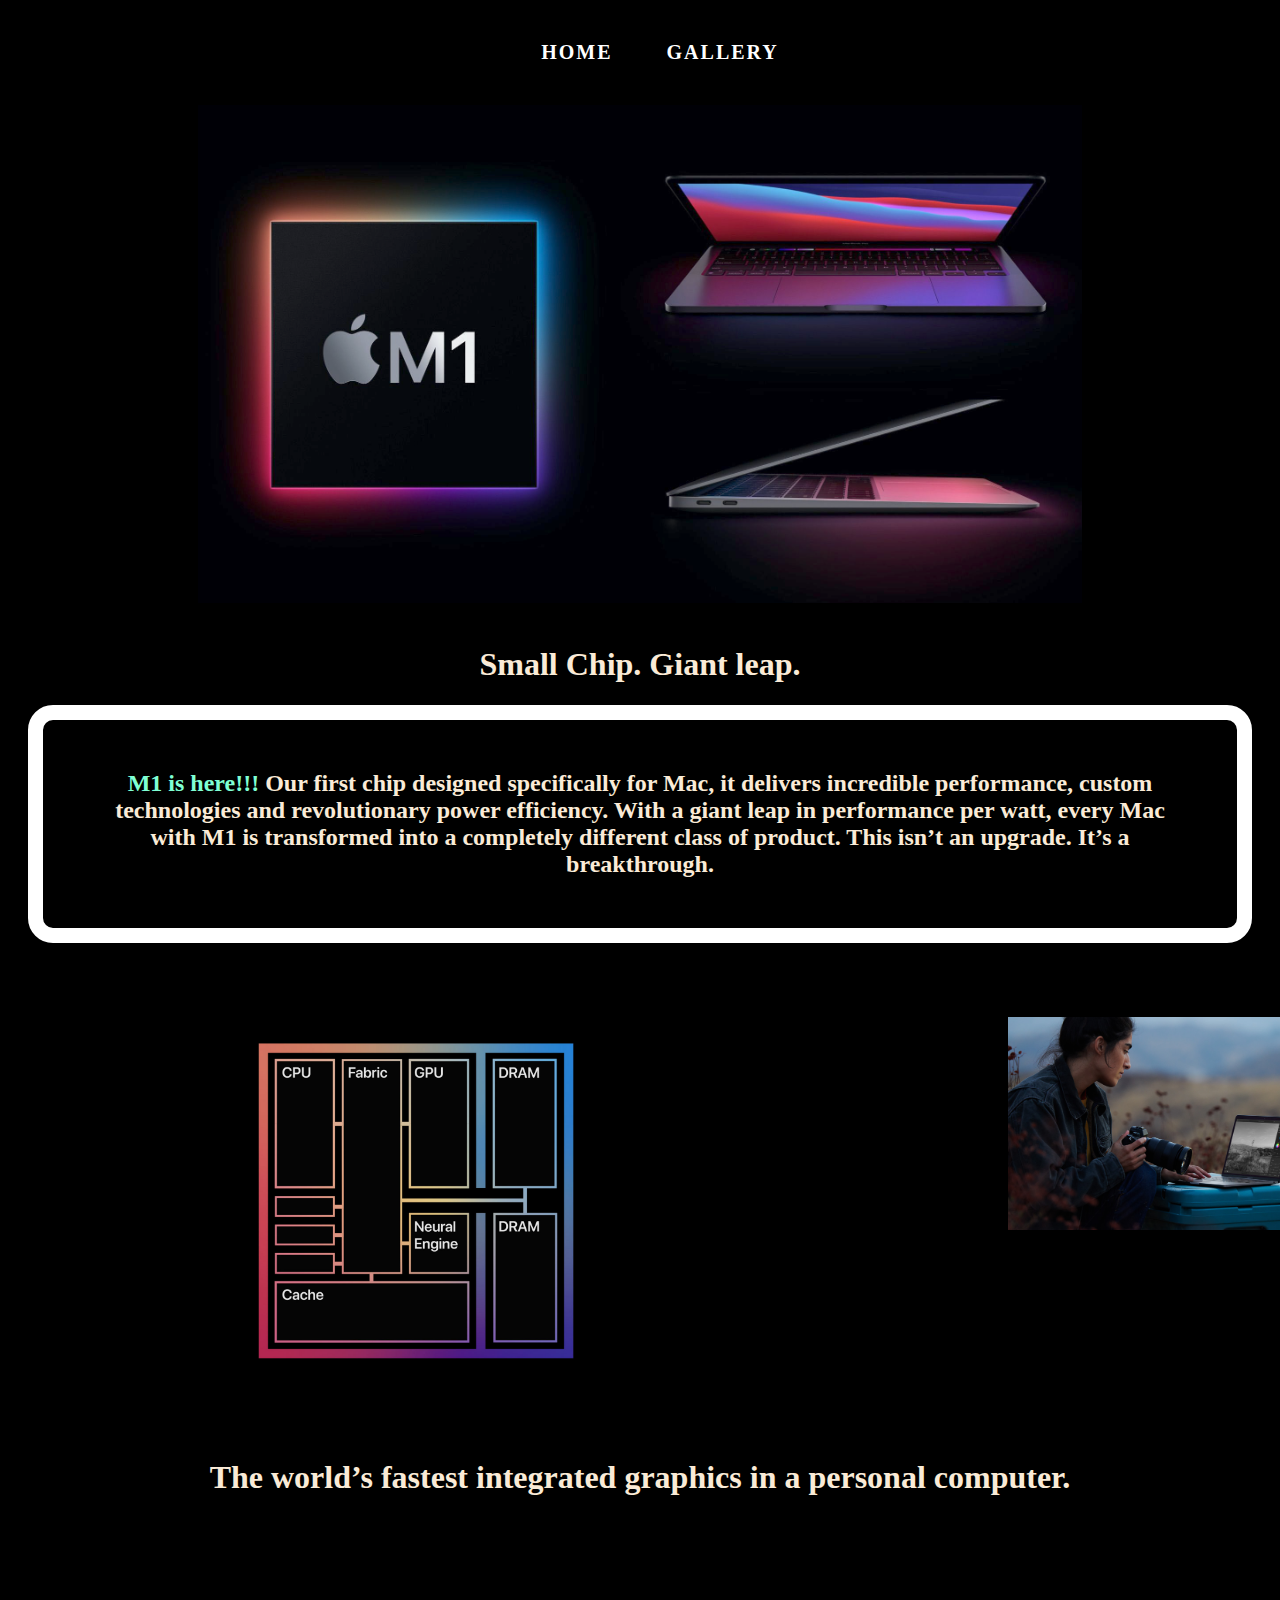
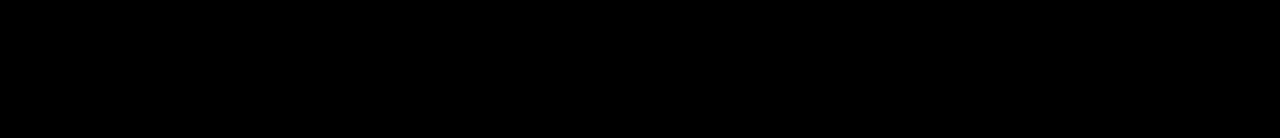
<file: index.html>
<!DOCTYPE html>
<html lang="en">
<head>
    <meta charset="UTF-8">
    <meta name="viewport" content="width=device-width, initial-scale=1.0">
    <title>MACBOOK AI CHIP</title>
    <link rel="stylesheet" href="css_files/nav_css.css">
    <link rel="stylesheet" href="css_files/3dimage.css">
   </head>
<body>
    <div class="header">
        <ul>
            <li><a href="index.html">HOME</a></li>
            <li><a href="featues.html">GALLERY</a></li>
            </ul>
    </div>
    <div class="slideshow-container" id="maincontainer">

        <div class="mySlides fade">
          
          <img src="images/pic1.jpg" style="width:70%;height:70%;">
          
        </div>
        
        <div class="mySlides fade">
          
          <img src="images/pic3.jpg" style="width:70%;height:70%;">
          
        </div>
        
        <div class="mySlides fade">
          
          <img src="images/pic4.jpg" style="width: 70%;height: 70%;">
          
        </div>
        
        </div>
        <br>
        
        <div style="text-align:center">
          <span class="dot"></span> 
          <span class="dot"></span> 
          <span class="dot"></span> 
        </div>
        <div>
            <h1 style="color:antiquewhite; text-align: center;">Small Chip.  Giant leap.</h1>
            </div>
            <div>
                <h2 style="color:antiquewhite;text-align: center ;padding: 50px; margin: 20px;border: 15px solid white; border-radius: 25px;">
                   <font style="color:aquamarine"> M1 is here!!!</font> Our first chip designed specifically for Mac, it delivers incredible performance, custom technologies and revolutionary power efficiency.  With a giant leap in performance per watt, every Mac with M1 is transformed into a completely different class of product. This isn’t an upgrade. It’s a breakthrough.
                </div>
                <div class="container">
                    <img src="images/pic5.jpg" class="image">
                    <div class="overlay">
                     <b> <div class="text">With a powerful 8‑core GPU, machine learning accelerators and the Neural Engine, the entire M1 chip is designed to excel at machine learning. </div>
                    </div></b>
                  </div>
                
                <h1 style="color:antiquewhite;font-size:xx-large; text-align: center; margin-top: 100px;">The world’s fastest integrated graphics in a personal computer.</h1>
                

                     <div class="sampleimg2">
                        <img src="images/pic6.jpg" class="image">
                    </div>
                    <!-- <div class="sampleimg">
                        <img src="images/pic7.jpg" class="image">
            
                         </div> -->
                        
       
    </body>
    <script>
        var slideIndex = 0;
        showSlides();
        
        function showSlides() {
          var i;
          var slides = document.getElementsByClassName("mySlides");
          var dots = document.getElementsByClassName("dot");
          for (i = 0; i < slides.length; i++) {
            slides[i].style.display = "none";  
          }
          slideIndex++;
          if (slideIndex > slides.length) {slideIndex = 1}    
          for (i = 0; i < dots.length; i++) {
            dots[i].className = dots[i].className.replace(" active", "");
          }
          slides[slideIndex-1].style.display = "block";  
          dots[slideIndex-1].className += " active";
          setTimeout(showSlides, 2000); // Change image every 2 seconds
        }
        </script>
        
</html>
</file>
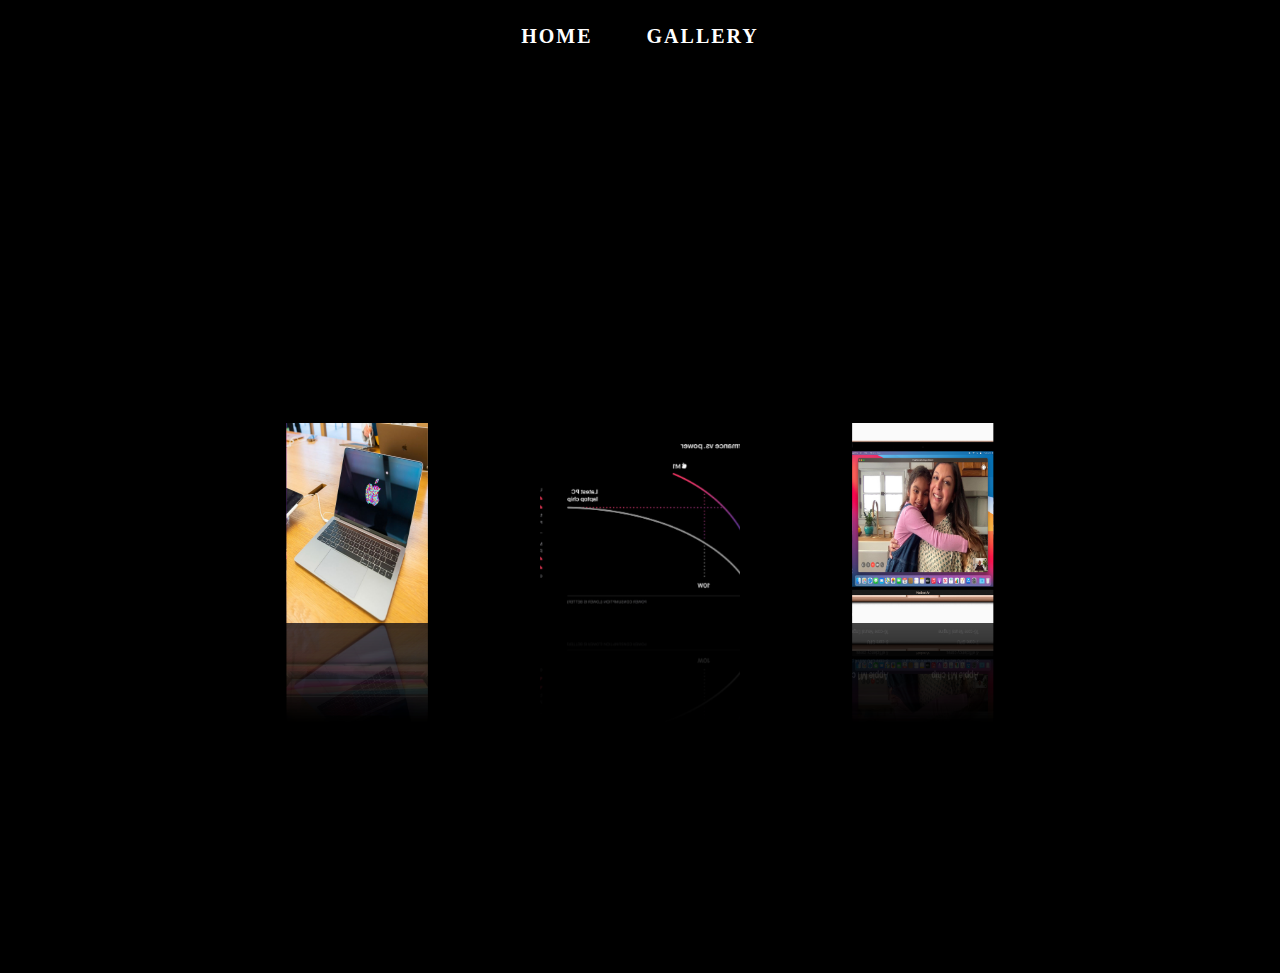
<file: featues.html>
<!DOCTYPE html>
<html lang="en">
<head>
    <meta charset="UTF-8">
    <meta name="viewport" content="width=device-width, initial-scale=1.0">
    <title>Features</title>
    <link rel="stylesheet" href="css_files/feature.css">
    <link rel="stylesheet" href="css_files/nav_css.css">
</head>
<body>
    <div class="header">
        <ul>
            <li><a href="index.html">HOME</a></li>
            <li><a href="featues.html">GALLERY</a></li>
            </ul>
    </div>
    
    <div class="scrollimg">
    <div class="box">
        <span style="--i:1;"><img src="images/pic8.jpg"></span>
        <span style="--i:2;"><img src="images/pic2.jpg"></span>
        <span style="--i:3;"><img src="images/pic3.jpg"></span>
        <span style="--i:4;"><img src="images/pic4.jpg"></span>
        <span style="--i:5;"><img src="images/pic9.png"></span>
        <span style="--i:6;"><img src="images/pic6.jpg"></span>
        <span style="--i:7;"><img src="images/pic7.jpg"></span>
        <span style="--i:7;"><img src="images/pic10.jpg"></span>
        </div>
        </div>
    
</body>
</html>
</file>
<file: css_files/nav_css.css>
body{
    background-color: black;
}
.header{
    width:100%;
}
.header ul{
    text-align: center;
}
.header ul li{
    list-style: none;
    display: inline-block;
}
.header ul li a{

    display: block;
    text-decoration: none;
    text-transform: uppercase;
    color:#fff;
    font-size: 20px;
    letter-spacing: 2px;
    font-weight: 600;
    padding: 25px;
    transition: all ease 0.5s;
}
.header ul li a:hover{
    background-color: lightpink;
}
</file>
<file: css_files/3dimage.css>
.container {
    position: relative;
    width: 50%;
    margin-left: 250px;
    margin-top: 100px;
  }

  #maincontainer {
    position: relative;
    width: 100%;
    text-align: center;
  }
  .image {
    display: block;
    width: 50%;
    height:auto;
  }
  .sampleimg{
      position: relative;
      text-align: center;
  }
  .sampleimg:hover .image {
    opacity: 0.3;
  }

  .video{
    position: relative;
    left: 300px;
    bottom:400px;
    width:200px;
    height:145px;

  }
  .middle {
    transition: .5s ease;
    opacity: 0;
    position: absolute;
    top: 300%;
    left: 800%;
    transform: translate(-50%, -50%);
    -ms-transform: translate(-50%, -50%);
    text-align: center;
  }
  
  .video:hover .image {
    opacity: 0.3;
  }
  
  .video:hover .middle {
    opacity: 1;
  }
  
  .text {
      background-color: burlywood;
    color: white;
    font-size: 100px;
    padding: 16px 32px;
  }
  .sampleimg2{
    position: relative;
    left: 1000px;
    bottom:500px;
    width: 60%;
    margin-right:300px ;
}
.sampleimg2:hover .image {
    opacity: 0.3;
  }
  

  .overlay {
    position: absolute;
    bottom: 100%;
    left: 0;
    right: 0;
    background-color: white;
    overflow: hidden;
    width: 50%;
    height:0;
    transition: .5s ease;
  }
  
  .container:hover .overlay {
    bottom: 0;
    height: 100%;
  }
  
  .text {
    color: black;
    font-size: 20px;
    position: absolute;
    top: 50%;
    left: 50%;
    -webkit-transform: translate(-50%, -50%);
    -ms-transform: translate(-50%, -50%);
    transform: translate(-50%, -50%);
    text-align: center;
  }
</file>
<file: css_files/feature.css>
*{
    margin:0;
    padding: 0;
    box-sizing: border-box;
}
.scrollimg
{
    display:flex;
    justify-content: center;
    align-items: center;
    min-height: 100vh;
    background:#000 ;
}
.box{
    position: relative;
    width:200px;
    height: 200px;
    transform-style:preserve-3d;
    animation: animate 20s linear infinite;
}
@keyframes animate
{
    0%
    {
        transform:perspective(1000px) rotateY(0deg);
    }
    100%
    {
        transform: perspective(1000px) rotateY(360deg);
    }
}
.box span{
    position: absolute;
    top:0;
    left:0;
    width: 100%;
    height: 100%;
    transform-origin:center;
    transform-style:preserve-3d;
    transform: rotateY(calc(var(--i)*45deg)) translateZ(400px);
    -webkit-box-reflect: below 0px linear-gradient(transparent,transparent,#0004);
}
.box span img
{
  position:absolute;
  top:0;
  Left:0;
  width:100%;
  height:100%;
  object-fit: cover;
}
</file>
